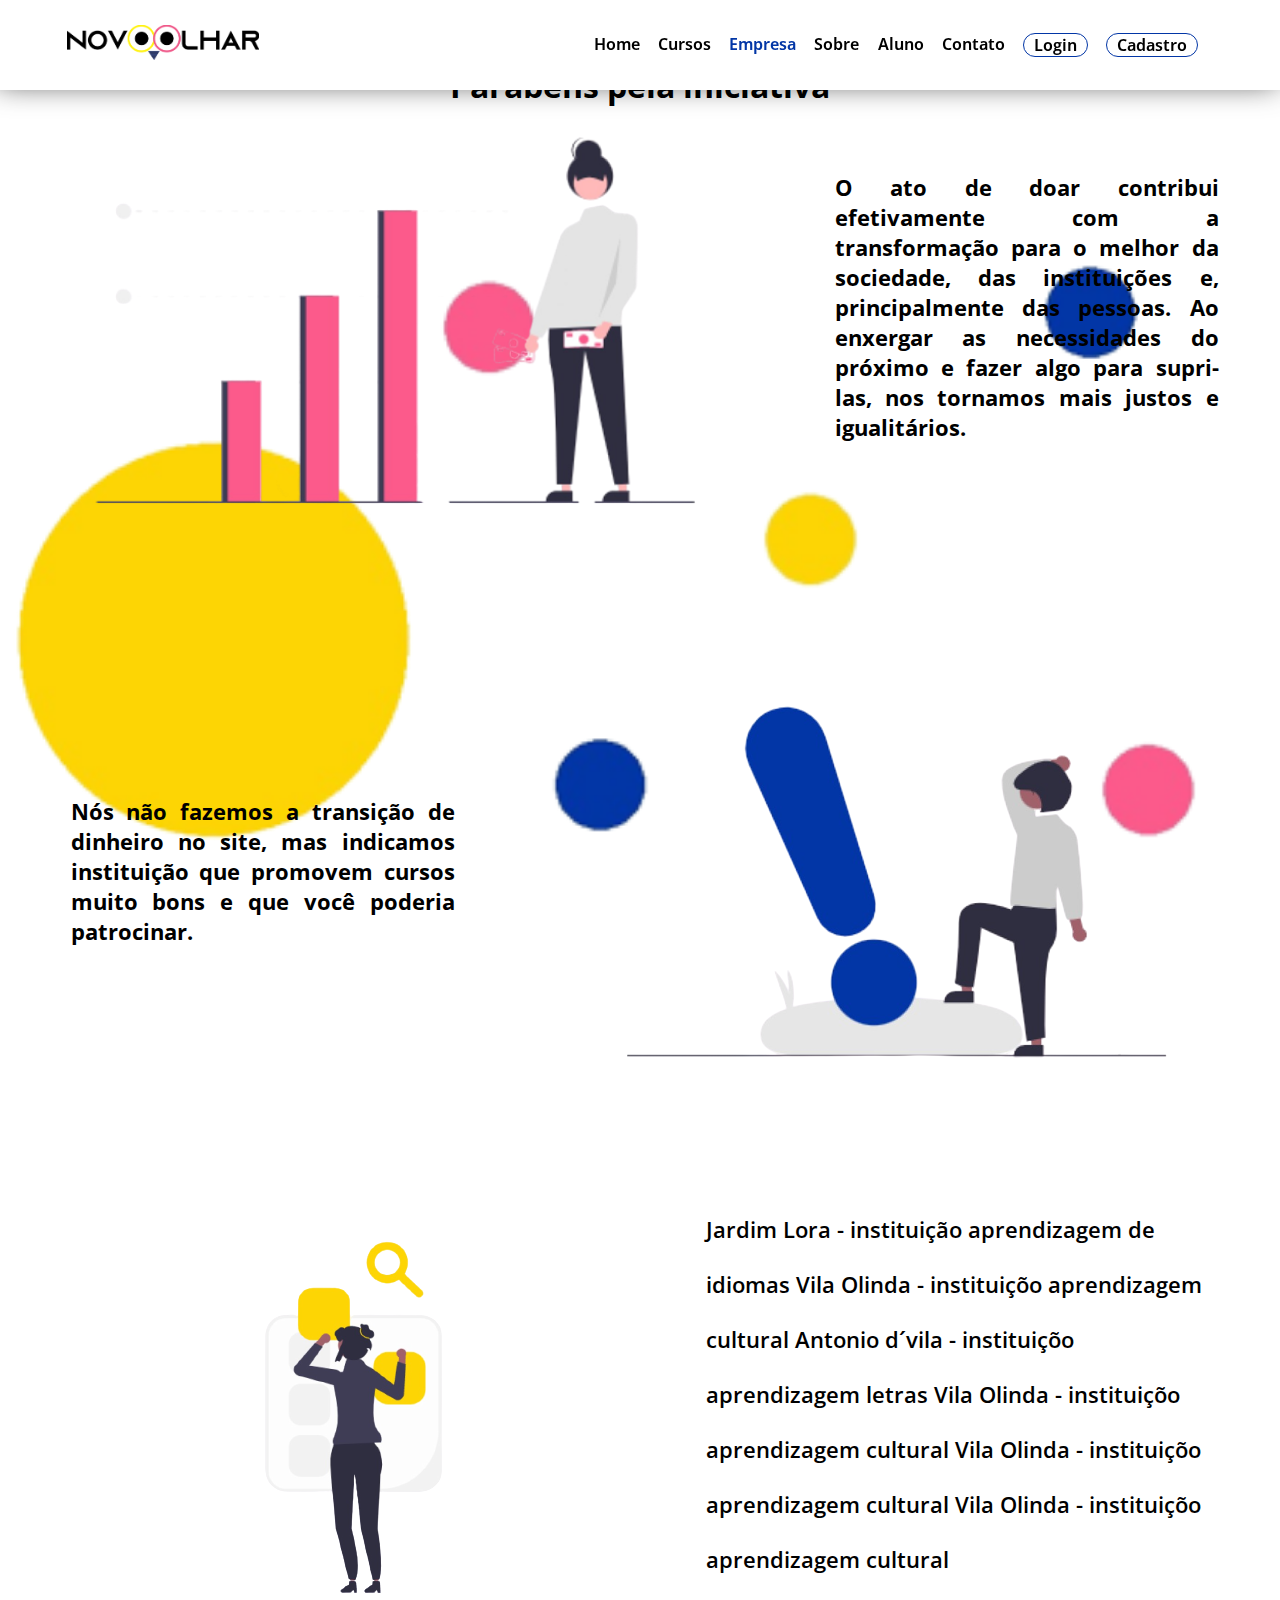
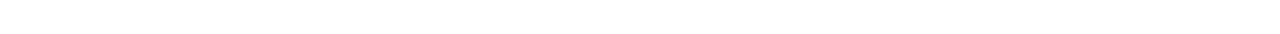
<file: apoiar.html>
<!DOCTYPE html>
<html lang="pt-br">

<head>
    <meta charset="UTF-8">
    <meta http-equiv="X-UA-Compatible" content="IE=edge">
    <meta name="viewport" content="width=device-width, initial-scale=1.0">
    <meta name="description" content="">
    <meta name="keywords" content="">
    <meta name="robots" content="index, follow">

    <link rel="stylesheet" href="css/apoiar.css">
    <title>Demoday - Apoiado</title>
</head>

<body>

    <section class="corpo">

        <header id="cabecalho">
            <a href="index.html"><img src="img/Logo.png" alt=""></a>
            <ul class="lista">
                <li><a href="index.html">Home</a></li>
                <li><a href="Demoday/cursos.html">Cursos</a></li>
                <li><a href="Demoday/empresa.html" id="selecionado">Empresa</a></li>
                <li><a href="Demoday/sobre.html">Sobre</a></li>
                <li><a href="perfil.html">Aluno</a></li>
                <li><a href="#">Contato</a></li>
                <li class="login"><a href="#">Login</a></li>
                <li class="login"><a href="#">Cadastro</a></li>
            </ul>
        </header>


        <h1>Parabéns pela iniciativa</h1>

        <div class="secao-1">
            <img src="img/graficos.png" alt="">
            <div class="texto">
                <p> O ato de doar contribui efetivamente com a transformação para o melhor da sociedade, das
                    instituições e, principalmente das pessoas. Ao enxergar as necessidades do próximo e fazer algo para
                    supri-las, nos tornamos mais justos e igualitários.</p>
            </div>
        </div>

        <div class="secao-2">
            <div class="texto">
                <p>Nós não fazemos a transição de dinheiro no site,
                    mas indicamos instituição que promovem cursos muito bons e que você poderia patrocinar.</p>
            </div>
            <img src="img/exclamacao.png" alt="">
        </div>

    </section>

        <div class="secao-3">
            <img src="img/busca.png" alt="">
            <div class="texto">
                <p>Jardim Lora - instituição  aprendizagem de  idiomas
                    Vila Olinda - instituiçõo aprendizagem cultural 
                    Antonio d´vila - instituiçõo aprendizagem letras 
                    Vila Olinda - instituiçõo aprendizagem cultural 
                    Vila Olinda - instituiçõo aprendizagem cultural 
                    Vila Olinda - instituiçõo aprendizagem cultural 
                    </p>
            </div>
        </div>

    

</body>

</html>
</file>
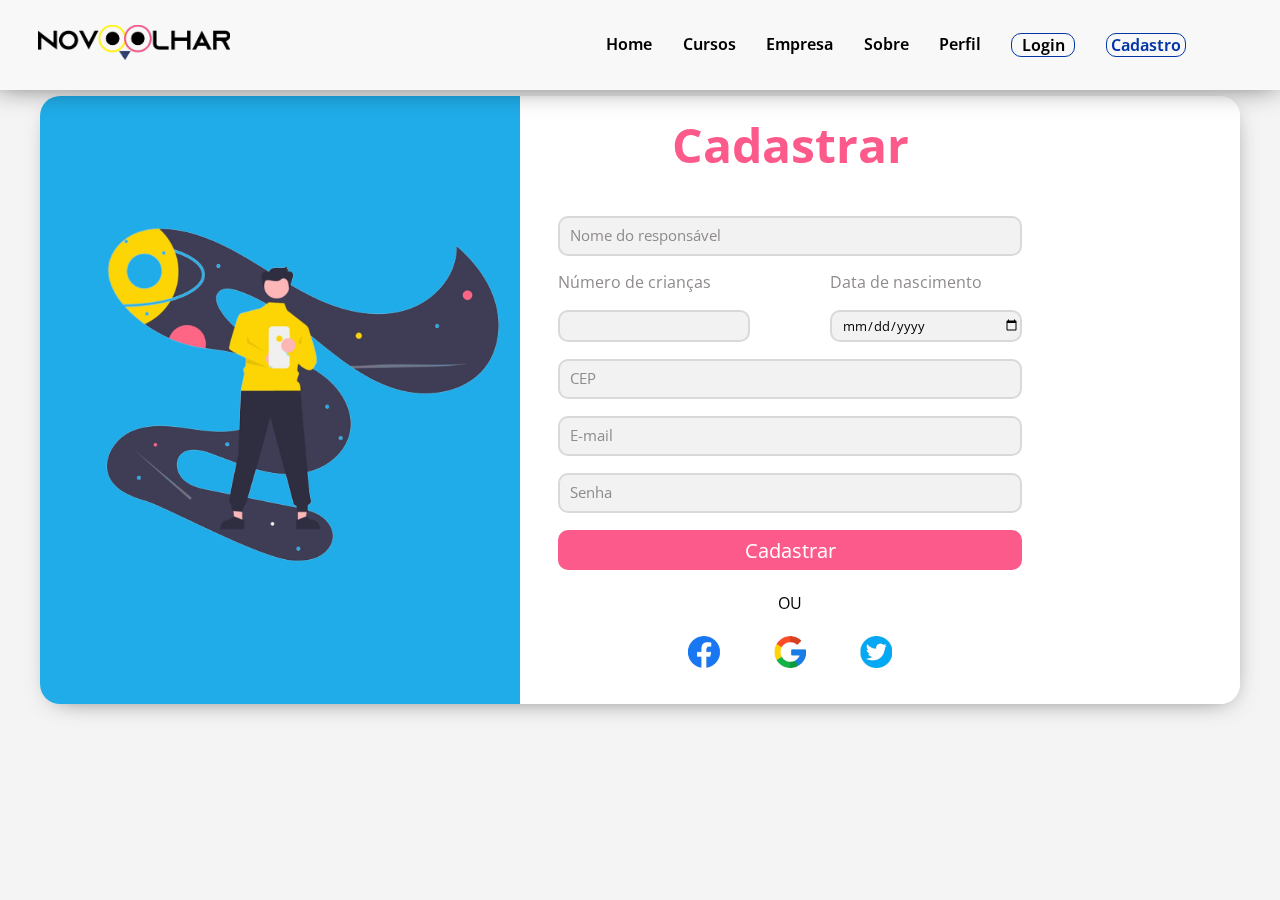
<file: Demoday/cadastrocrianca.html>
<!DOCTYPE html>
<html lang="pt-br">

<head>
    <meta charset="UTF-8">
    <meta http-equiv="X-UA-Compatible" content="IE=edge">
    <meta name="viewport" content="width=device-width, initial-scale=1.0">
    <link rel="stylesheet" href="css/cadastrocrianca.css">
    <title>Demoday</title>
</head>

<body>
    <section class="corpo">
        <header href="#" id="cabecalho">
            <a href="../index.htmlx"><img class="logotipo"
                    src="../img/Logo.png" alt=""></a>
            <ul class="lista">
                <li><a href="../index.html">Home</a></li>
                <li><a href="cursos.html">Cursos</a></li>
                <li><a href="empresa.html">Empresa</a></li>
                <li><a href="sobre.html">Sobre</a></li>
                <li><a href="../perfil.html">Perfil</a></li>
                <li class="login"><a href="login.html">Login</a></li>
                <li class="cadastro" ><a href="#"id="selecionado">Cadastro</a></li>
            </ul>
        </header>

    </section>

    <div class="entrada">
        <div class="cadastrocrianca">
            <h1>Cadastrar</h1>
            <br>
            <input type="text" placeholder="Nome do responsável">
            <div class="numeroenascimento">
                <div class="numero">
                    <p>Número de crianças</p>
                    <input type="number">
                </div>
                <div class="nascimento">
                    <p>Data de nascimento</p>
                    <input type="date">
                </div>
            </div>
            <input type="number" placeholder="CEP">
            <input type="email" placeholder="E-mail">
            <input type="number" placeholder="Senha">
            <button><a href="../home.html">Cadastrar</a></button>
            <br>
            <p>OU</p>
            <br>
            <div class="icones">
                <a href=""><img id="facebook" src="img/facebookicon-removebg-preview.png" alt=""></a>
                <a href=""><img src="img/googleicon-removebg-preview.png" alt=""></a>
                <a href=""><img id="twitter" src="img/twittericon-removebg-preview.png" alt=""></a>
            </div>
        </div>
        <img src="img/cadastro.png" alt="">
    </div>
</body>

</html>
</file>
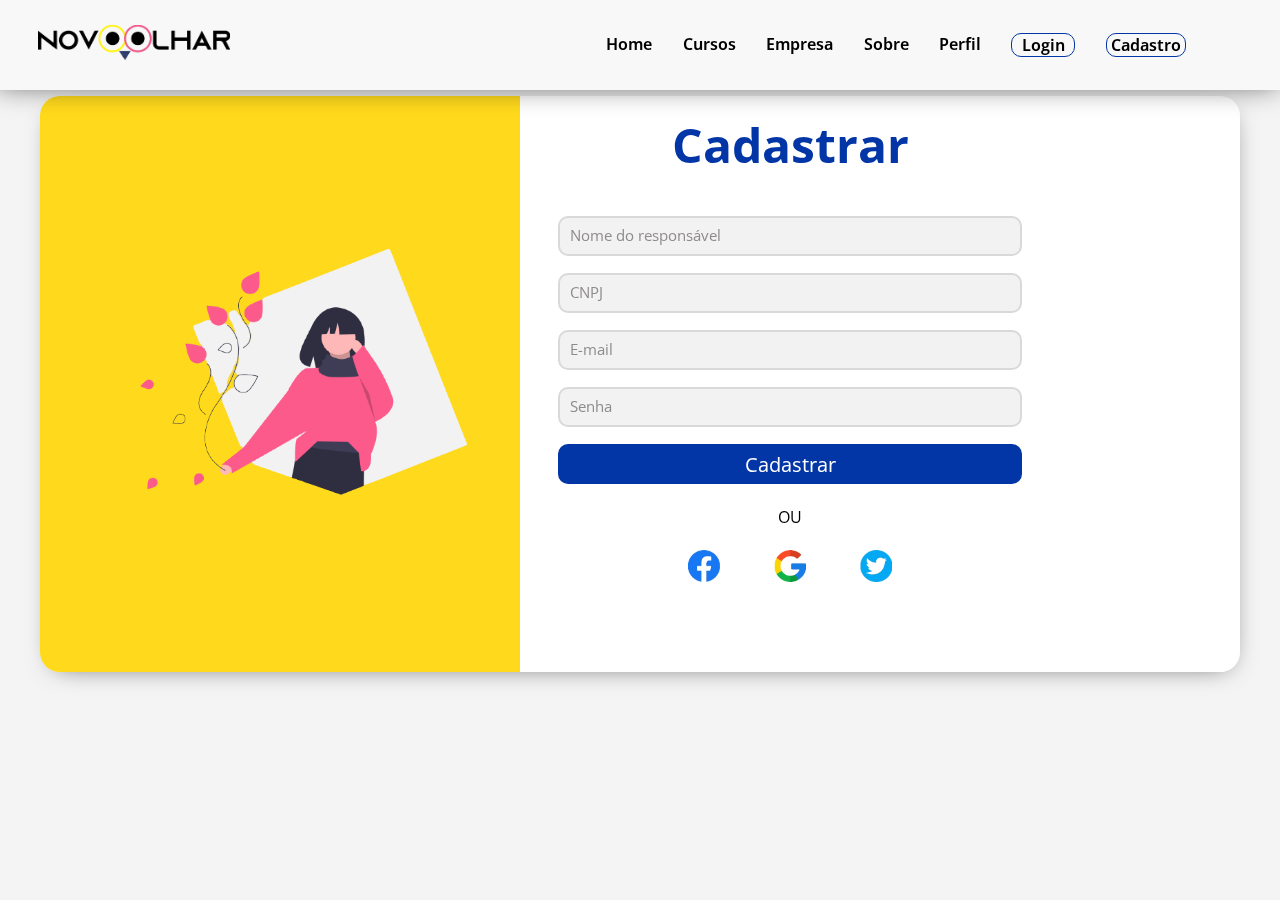
<file: Demoday/cadastroempresa.html>
<!DOCTYPE html>
<html lang="pt-br">
<head>
    <meta charset="UTF-8">
    <meta http-equiv="X-UA-Compatible" content="IE=edge">
    <meta name="viewport" content="width=device-width, initial-scale=1.0">
    <title>Document</title>
    <link rel="stylesheet" href="css/cadastroempresa.css">
</head>
<body>
    
    <section class="corpo">
        <header href="#" id="cabecalho">
            <a href="../index.html"><img class="logotipo" src="../img/Logo.png" alt=""></a>
            <ul class="lista">
                <li><a href="../index.html">Home</a></li>
                <li><a href="cursos.html">Cursos</a></li>
                <li><a href="empresa.html">Empresa</a></li>
                <li><a href="sobre.html">Sobre</a></li>
                <li><a href="../perfil.html">Perfil</a></li>
                <li class="login"><a href="login.html">Login</a></li>
                <li class="cadastro"><a href="cadastrocrianca.html">Cadastro</a></li>
            </ul>
        </header>

    </section> 

    <div class="entrada">            
        <div class="cadastrocrianca">
            <h1>Cadastrar</h1>
            <br>
            <input type="text" placeholder="Nome do responsável">
            
            <input type="number" placeholder="CNPJ">
            <input type="email" placeholder="E-mail">
            <input type="number" placeholder="Senha">
            <button><a href="../apoiar.html">Cadastrar</a></button>
            <br>
            <p>OU</p>
            <br>
            <div class="icones">
                <a href=""><img id="facebook" src="img/facebookicon-removebg-preview.png" alt=""></a>
                <a href=""><img src="img/googleicon-removebg-preview.png" alt=""></a>
                <a href=""><img id="twitter" src="img/twittericon-removebg-preview.png" alt=""></a>
            </div>
        </div>
        <img src="img/undraw_fall_thyk_1_-removebg-preview.png" alt="">
    </div>
</body>
</html>
</file>
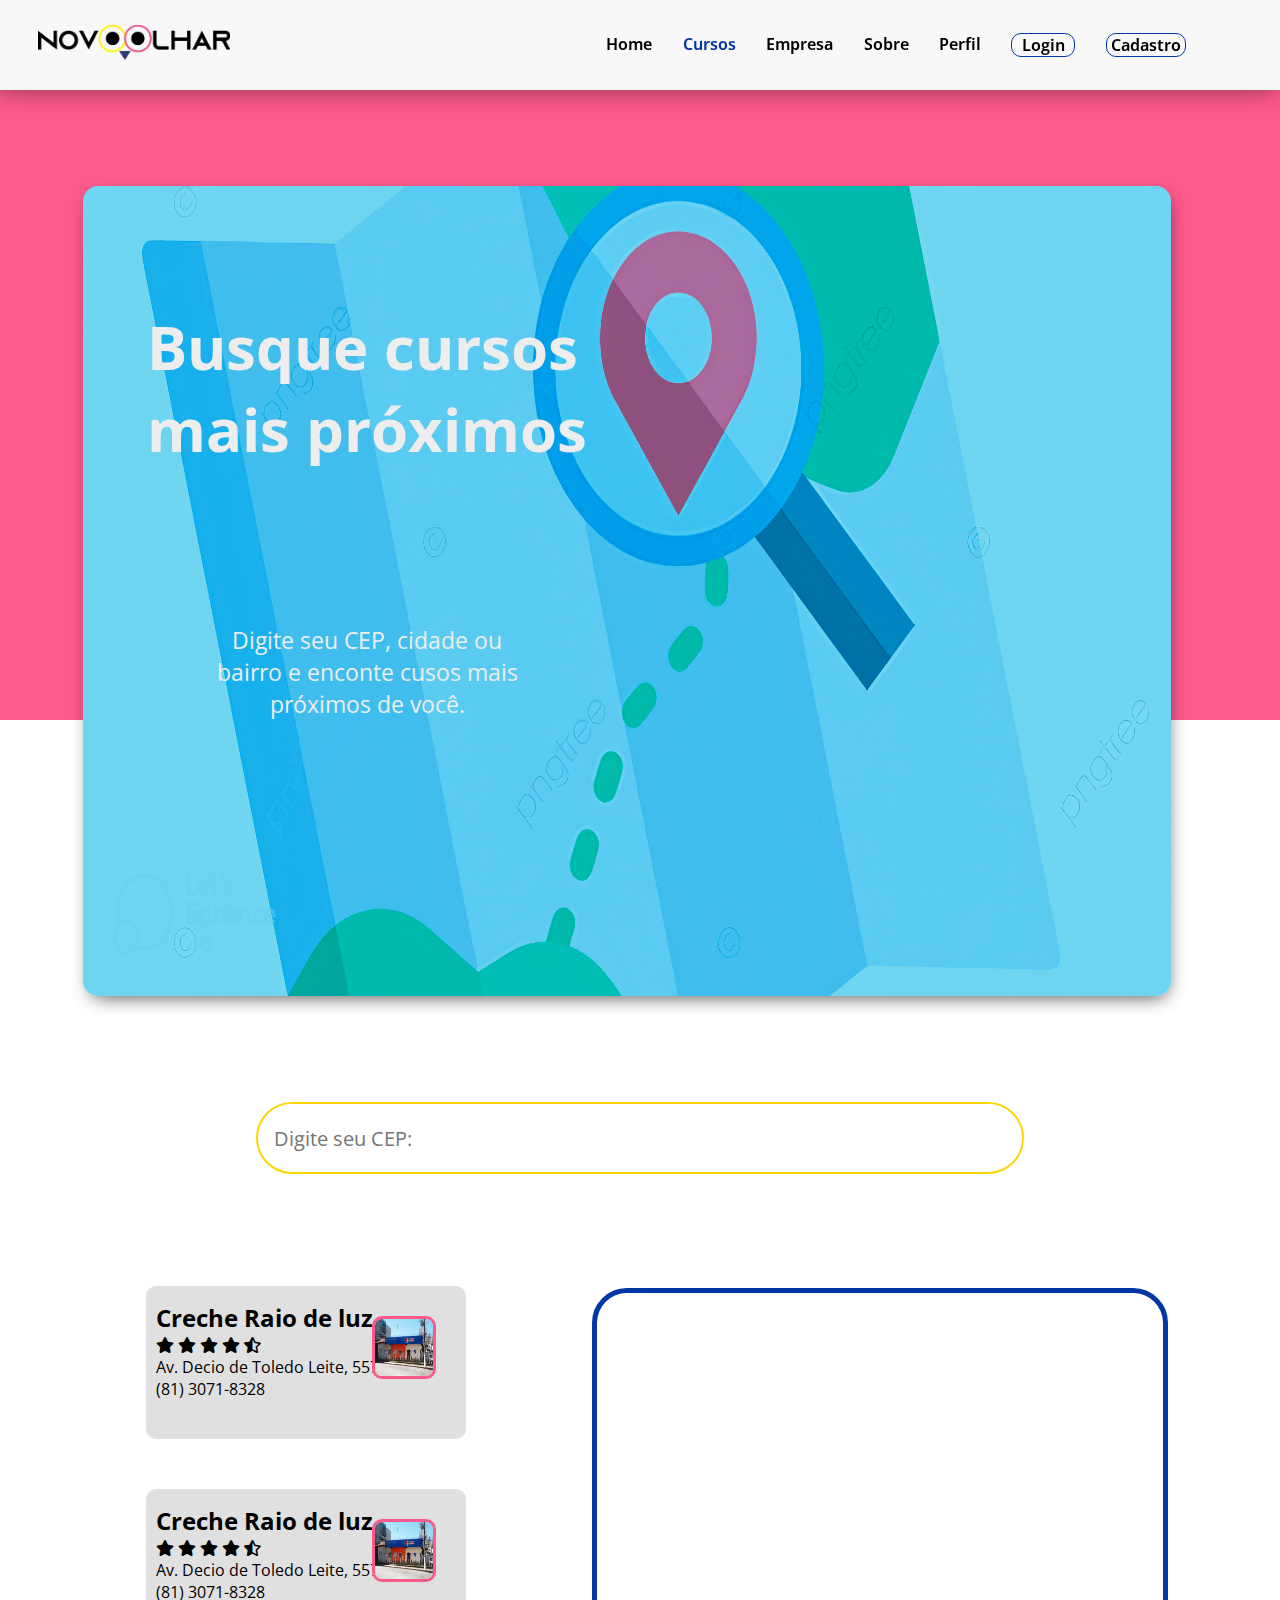
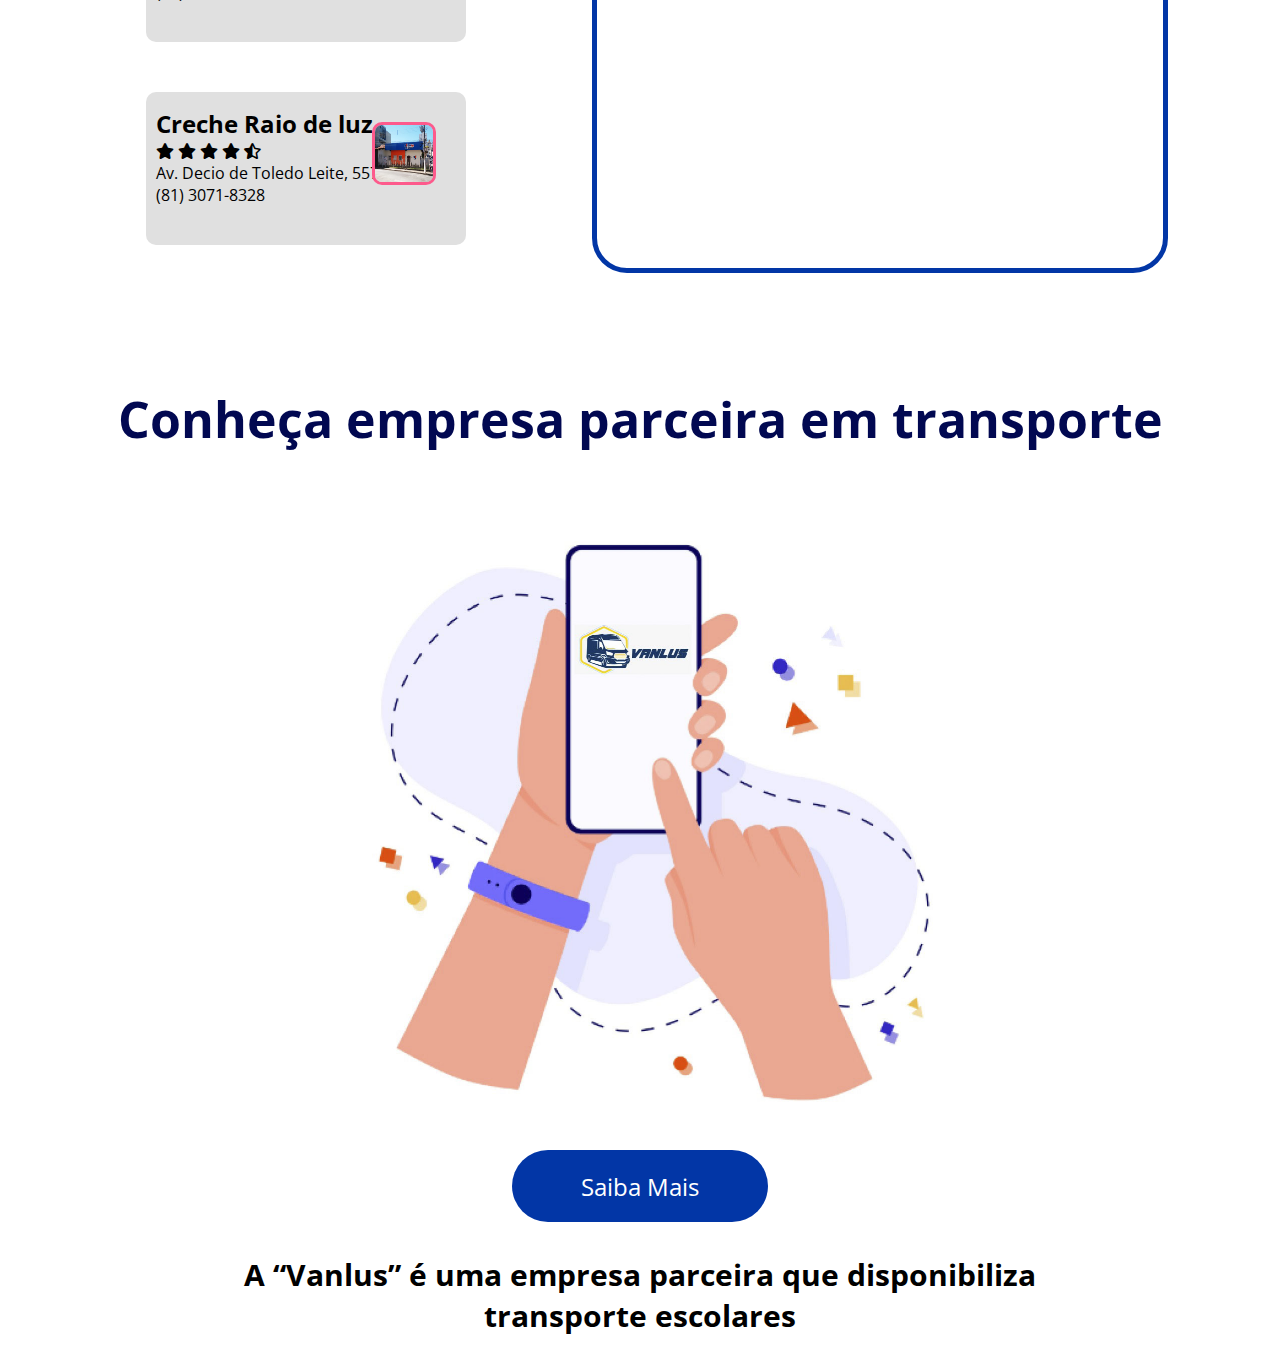
<file: Demoday/cursos.html>
<!DOCTYPE html>
<html lang="pt-br">
<head>
    <meta charset="UTF-8">
    <meta http-equiv="X-UA-Compatible" content="IE=edge">
    <meta name="viewport" content="width=device-width, initial-scale=1.0">
    <title>Demoday</title>
    <link rel="stylesheet" href="css/cursos.css">
    <link rel="stylesheet" href="https://use.fontawesome.com/releases/v5.15.1/css/all.css">
</head>
<body>
    <section class="corpo">
        <header href="#" id="cabecalho">
          <a href="../index.html"><img class="logotipo" src="../img/Logo.png" alt=""></a>
            <ul class="lista">
                <li><a href="../index.html">Home</a></li>
                <li><a href="#" id="selecionado">Cursos</a></li>
                <li><a href="empresa.html">Empresa</a></li>
                <li><a href="sobre.html">Sobre</a></li>
                <li><a href="../perfil.html">Perfil</a></li>
                <li class="login"><a href="login.html">Login</a></li>
                <li class="cadastro"><a href="cadastrocrianca.html">Cadastro</a></li>
            </ul>
        </header>
  
          <div class="container">
            <div class="palavras">
                <h2>Busque cursos <br> mais próximos</h2>
                <br>
                <br>
                <br>
                <br>
                <br>
                <br>
                <br>
                <p>Digite seu CEP, cidade ou <br> bairro e enconte cusos mais <br> próximos de você.</p>
             </div>
             <img src="img/mapaFundoDemo.png" alt="">
          </div> 
          
    </section>

    <section class="cepbase" >
        <div class="cep">
            <input type="number" placeholder="Digite seu CEP:">
        </div>
    </section>

    <div class="teste">
      <section class="mapa">
        <iframe src="https://www.google.com/maps/embed?pb=!1m18!1m12!1m3!1d7798.505442922905!2d-46.69828871994064!3d-23.678579193168364!2m3!1f0!2f0!3f0!3m2!1i1024!2i768!4f13.1!3m3!1m2!1s0x94ce5025c14682b5%3A0xb58843e38ccc3b46!2sShopping%20SP%20Market!5e0!3m2!1spt-BR!2sbr!4v1668552994341!5m2!1spt-BR!2sbr" wi width="350" FRAMEBORDER="0" height="285" scrolling="no" style="border: 5px solid #0236A6"></iframe>
    </section>

    <section class="areacomentarios">
      <div class="comentario"> 
        <div class="local">
            <h2>  Creche Raio de luz</h2>
            <p class="fas fa-star"></p>
            <p class="fas fa-star"></p>
            <p class="fas fa-star"></p>
            <p class="fas fa-star"></p>
            <p class="fas fa-star-half-alt"></p>
            <p>Av. Decio de Toledo Leite, 557</p>
            <p>(81) 3071-8328</p>
        </div>   
        <img src="img/ctrlplay.jpg" alt="">
      </div>   

      <div id="margem" class="comentario"> 
        <div class="local">
            <h2>  Creche Raio de luz</h2>
            <p class="fas fa-star"></p>
            <p class="fas fa-star"></p>
            <p class="fas fa-star"></p>
            <p class="fas fa-star"></p>
            <p class="fas fa-star-half-alt"></p>
            <p>Av. Decio de Toledo Leite, 557</p>
            <p>(81) 3071-8328</p>
        </div>   
        <img src="img/ctrlplay.jpg" alt="">
      </div>

      <div id="margem" class="comentario"> 
        <div class="local">
            <h2>  Creche Raio de luz</h2>
            <p class="fas fa-star"></p>
            <p class="fas fa-star"></p>
            <p class="fas fa-star"></p>
            <p class="fas fa-star"></p>
            <p class="fas fa-star-half-alt"></p>
            <p>Av. Decio de Toledo Leite, 557</p>
            <p>(81) 3071-8328</p>
        </div>   
        <img src="img/ctrlplay.jpg" alt="">
      </div>

      <div id="margem" class="comentario"> 
        <div class="local">
            <h2>  Creche Raio de luz</h2>
            <p class="fas fa-star"></p>
            <p class="fas fa-star"></p>
            <p class="fas fa-star"></p>
            <p class="fas fa-star"></p>
            <p class="fas fa-star-half-alt"></p>
            <p>Av. Decio de Toledo Leite, 557</p>
            <p>(81) 3071-8328</p>
        </div>  
         
        <img src="img/ctrlplay.jpg" alt="">
      </div>

      <div id="margem" class="comentario"> 
        <div class="local">
            <h2>  Creche Raio de luz</h2>
            <p class="fas fa-star"></p>
            <p class="fas fa-star"></p>
            <p class="fas fa-star"></p>
            <p class="fas fa-star"></p>
            <p class="fas fa-star-half-alt"></p>
            <p>Av. Decio de Toledo Leite, 557</p>
            <p>(81) 3071-8328</p>
        </div>   
        <img src="img/ctrlplay.jpg" alt="">
      </div>

      <div id="margem" class="comentario"> 
        <div class="local">
            <h2>  Creche Raio de luz</h2>
            <p class="fas fa-star"></p>
            <p class="fas fa-star"></p>
            <p class="fas fa-star"></p>
            <p class="fas fa-star"></p>
            <p class="fas fa-star-half-alt"></p>
            <p>Av. Decio de Toledo Leite, 557</p>
            <p>(81) 3071-8328</p>
        </div>   
        <img src="img/ctrlplay.jpg" alt="">
      </div>

      <div id="margem" class="comentario"> 
        <div class="local">
            <h2>  Creche Raio de luz</h2>
            <p class="fas fa-star"></p>
            <p class="fas fa-star"></p>
            <p class="fas fa-star"></p>
            <p class="fas fa-star"></p>
            <p class="fas fa-star-half-alt"></p>
            <p>Av. Decio de Toledo Leite, 557</p>
            <p>(81) 3071-8328</p>
        </div>   
        <img src="img/ctrlplay.jpg" alt="">
      </div>

      <div id="margem" class="comentario"> 
        <div class="local">
            <h2>Creche Raio de luz</h2>
            <p class="fas fa-star"></p>
            <p class="fas fa-star"></p>
            <p class="fas fa-star"></p>
            <p class="fas fa-star"></p>
            <p class="fas fa-star-half-alt"></p>
            <p>Av. Decio de Toledo Leite, 557</p>
            <p>(81) 3071-8328</p>
        </div>   
        <img src="img/ctrlplay.jpg" alt="">
      </div>
    </section>
    </div>

   

    <section class="parceria">

        <h2>Conheça empresa parceira em transporte </h2>

        <div class="centroindex">
          <img src="img/sessaoparceria.jpeg" alt="">
        
        
        <button>Saiba Mais</button>
        
        <p>A “Vanlus” é uma empresa parceira que disponibiliza <br> transporte escolares </p>
        </div>

    </section>

    

    


</body>
</html>
</file>
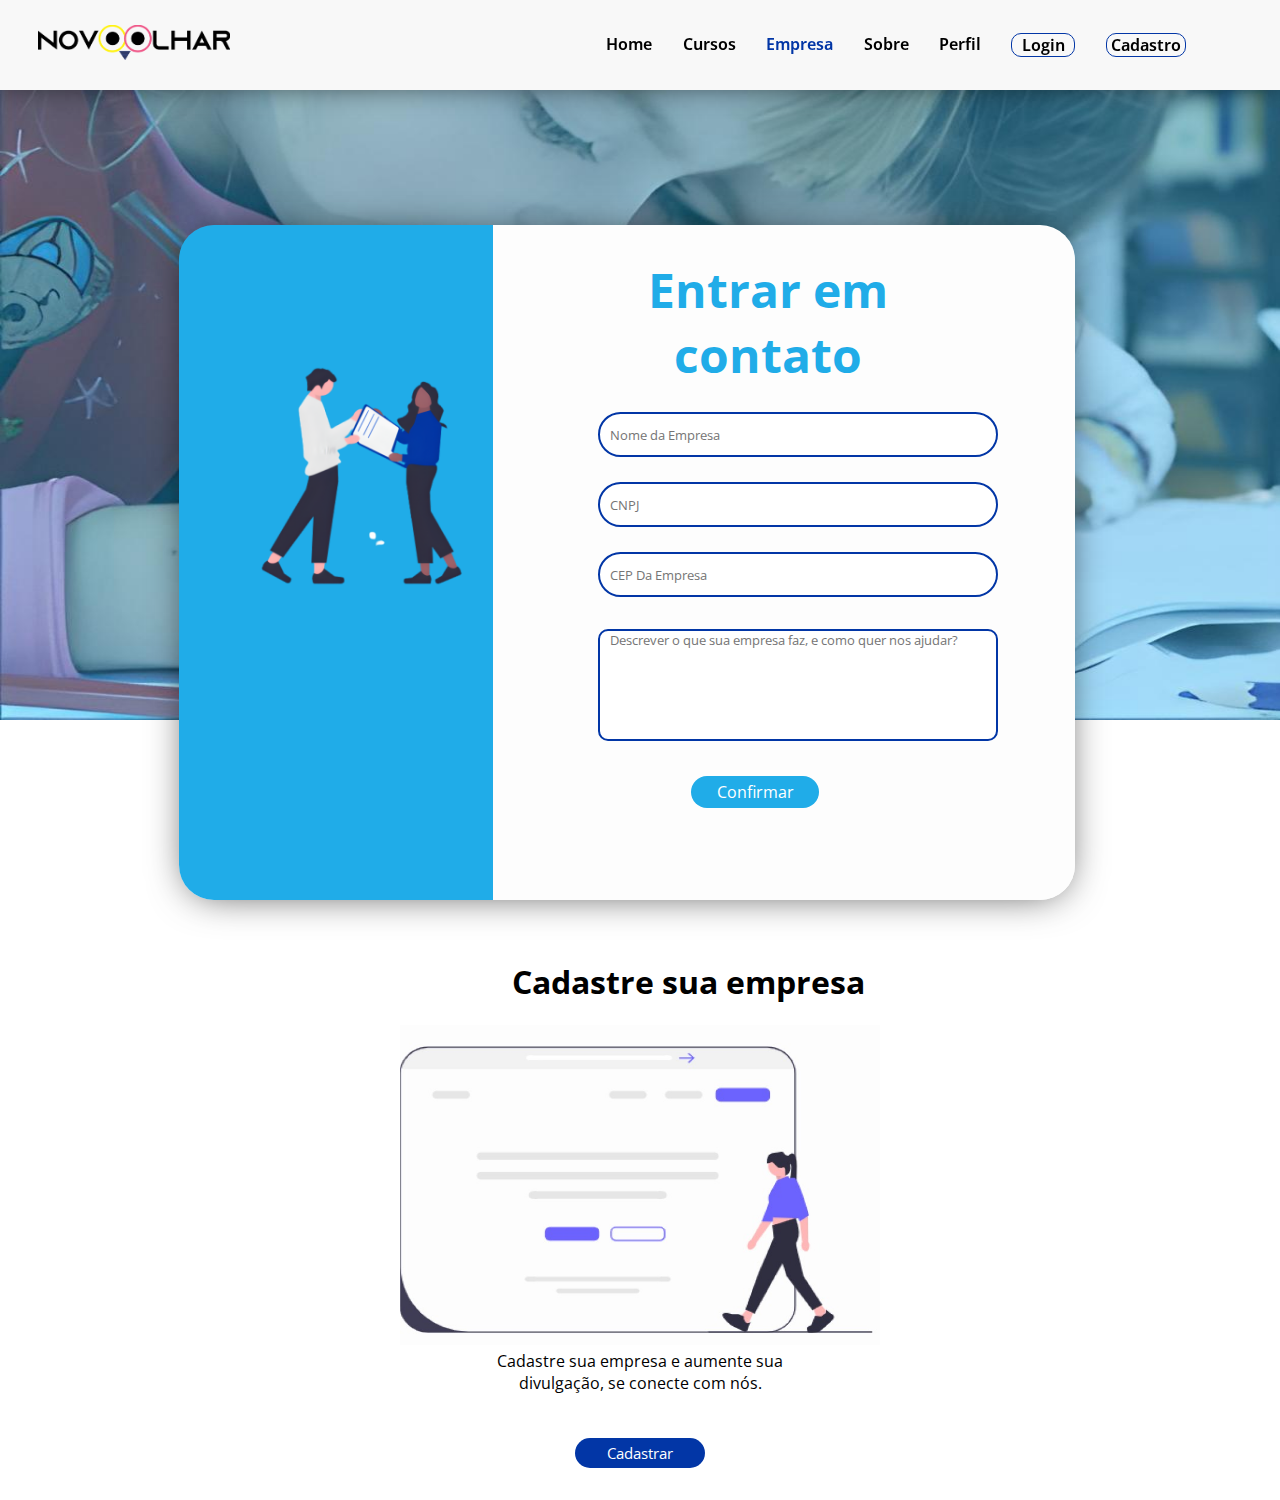
<file: Demoday/empresa.html>
<!DOCTYPE html>
<html lang="pt-br">
<head>
    <meta charset="UTF-8">
    <meta http-equiv="X-UA-Compatible" content="IE=edge">
    <meta name="viewport" content="width=device-width, initial-scale=1.0">
    <title>Demoday</title>
    <link rel="stylesheet" href="css/empresa.css">
    <link rel="stylesheet" href="https://use.fontawesome.com/releases/v5.15.1/css/all.css">
</head>
<body>
    <section class="corpo">
        <img class="imagem" src="img/zyro-image (1).png" alt="">
        <header href="#" id="cabecalho">
            <a href="../index.html"><img class="logotipo" src="../img/Logo.png" alt=""></a>
            <ul class="lista">
                <li><a href="../index.html">Home</a></li>
                <li><a href="cursos.html">Cursos</a></li>
                <li><a href="#" id="selecionado">Empresa</a></li>
                <li><a href="sobre.html">Sobre</a></li>
                <li><a href="../perfil.html">Perfil</a></li> 
                <li class="login"><a href="login.html">Login</a></li>
                <li class="cadastro"><a href="cadastrocrianca.html">Cadastro</a></li>
            </ul>
        </header>

    </section> 
    
    <div class="cadastroempresa">
        <img src="img/cadatroimagens.png" alt="">
        <div class="areacadastro">
            <p>Entrar em contato</p>
            <input type="text" placeholder="Nome da Empresa">
            <input type="number" placeholder="CNPJ">
            <input type="text" placeholder="CEP Da Empresa">
            <textarea style="resize: none" name="" placeholder="Descrever o que sua empresa faz, e como quer nos ajudar?" id="" cols="30" rows="10"></textarea>
            <button><a href="../home.html">Confirmar</a></button>
        </div>
        </div>

    <div class="complexo">
        <!-- <div class="finalparte">
            <h1>Financeiramente</h1>
            <br>
            <img src="img/financeiramente.jpeg" alt="">
            <p>A sua empresa pode apoiar financeiramente doando <br> para cursos pagando a mensalidade do estudante, <br> tornando para ele o curso 100% gratuito.</p>
            <br>
            <button>Saiba Mais</button>
        </div> -->

        <div class="finalparte">
            <h1>Cadastre sua empresa</h1>
            <br>
            <img class="combine" src="img/cadastroempresa.jpeg" alt="">
            <p>Cadastre sua empresa e aumente sua <br> divulgação, se conecte com nós.</p>
            <br>
            <br>
            <button><a href="cadastroempresa.html">Cadastrar</a></button>
        </div>
    </div>
    
</body>
</html>
</file>
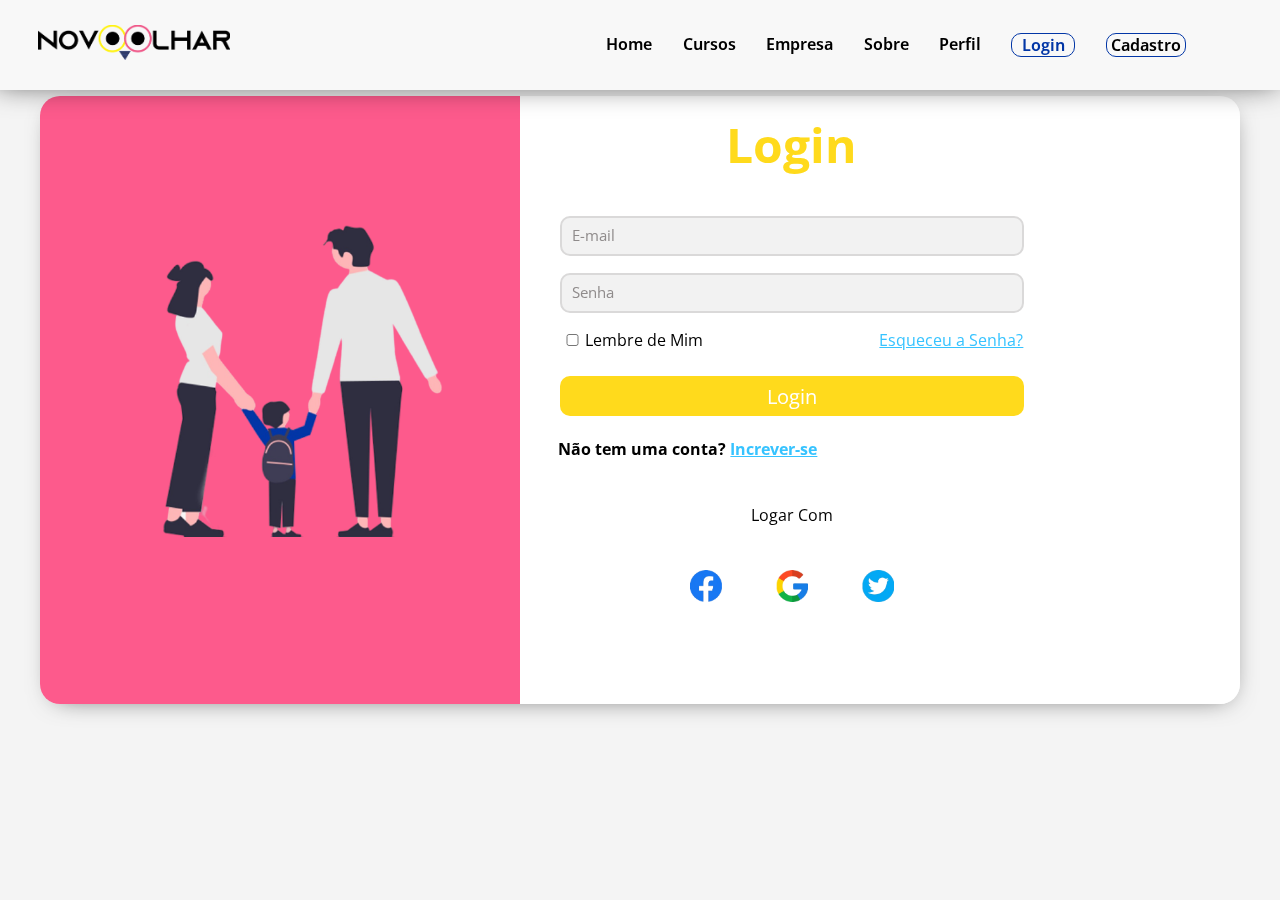
<file: Demoday/login.html>
<!DOCTYPE html>
<html lang="pt-br">
<head>
    <meta charset="UTF-8">
    <meta http-equiv="X-UA-Compatible" content="IE=edge">
    <meta name="viewport" content="width=device-width, initial-scale=1.0">
    <link rel="stylesheet" href="css/login.css">
    <title>Demoday</title>
</head>
<body>
    <section class="corpo">
        <header href="#" id="cabecalho">
            <a href="../index.html"><img class="logotipo" src="../img/Logo.png" alt=""></a>
            <ul class="lista">
                <li><a href="../index.html">Home</a></li>
                <li><a href="cursos.html">Cursos</a></li>
                <li><a href="empresa.html">Empresa</a></li>
                <li><a href="sobre.html">Sobre</a></li>
                <li><a href="../perfil.html">Perfil</a></li>
                <li class="login"><a href="login.html" id="selecionado">Login</a></li>
                <li class="cadastro"><a href="cadastrocrianca.html">Cadastro</a></li>
            </ul>
        </header>

    </section> 

    <div class="entrada">            
        <div class="cadastrocrianca">
            <h1>Login</h1>
            <br>
            <input id="caixa" type="email" placeholder="E-mail">
            <input id="caixa" type="password" placeholder="Senha">
            <div class="check">
                <div class="numero">
                    <p><input type="checkbox">Lembre de Mim</p>
                </div>
                <div class="esqueceu">
                    <a href="">Esqueceu a Senha?</a>
                </div>
            </div>
            <button><a href="../home.html">Login</a></button>
            <br>
            <div class="inscrever">
                <h4>Não tem uma conta? <a href="cadastrocrianca.html">Increver-se</a></h4>
            </div>
            <br>
            <br>
            <p>Logar Com</p>
            <br>
            <br>
            <div class="icones">
                <a href=""><img id="facebook" src="img/facebookicon-removebg-preview.png" alt=""></a>
                <a href=""><img src="img/googleicon-removebg-preview.png" alt=""></a>
                <a href=""><img id="twitter" src="img/twittericon-removebg-preview.png" alt=""></a>
            </div>
        </div>
        <img src="img/loginpagina.png" alt="">
    </div>
</body>
</html>
</file>
<file: css/apoiar.css>
@import url('https://fonts.googleapis.com/css2?family=Open+Sans:wght@400;500;600;700;800&display=swap');

* {
    margin: 0;
    padding: 0;
    box-sizing: border-box;
    font-family: 'Open Sans', sans-serif;
}

:root{
    --azul: #0236A6;
    --ciano: #20ACE8;
    --roxo: #B415F5;
    --rosa: #FD5A8C;
    --amarelo: #FED504;
    --subtitulo: #010851;
}

.corpo{
    width: 100%;
    background: url(../img/fundo-cursos.png) repeat-y;
    background-size: cover;
}

#cabecalho img{
    width:12rem;
    margin-left: 35%;
}

::-webkit-scrollbar{
    background-color: rgb(200, 200, 200);
}

::-webkit-scrollbar-thumb{
    background-color: #0236a6;
}

#cabecalho {
    display: flex;
    align-items: center;
    justify-content: space-between;
    height: 10%;
    width: 100%;
    position: fixed;
    z-index: 1000;
    background: #fff;
    -webkit-box-shadow: -3px -7px 30px 0px rgba(0,0,0,0.75);
    -moz-box-shadow: -3px -7px 30px 0px rgba(0,0,0,0.75);
    box-shadow: -3px -7px 30px 0px rgba(0,0,0,0.75);
}


#cabecalho .lista {
    display: flex;
    list-style-type: none;
    width: 50%;
    justify-content: space-evenly;
    margin-right: 5%;
}

#cabecalho .lista a {
    text-decoration: none;
    color: #000;
    transition: all 0.3s ease;
    font-weight: 650;
    transition: .2s ease-in-out;
}

#cabecalho .lista #selecionado {
    color: var(--azul);
}

#cabecalho .lista a:hover {
    color: var(--azul);
}

#cabecalho .lista .login{
    border: 1px solid var(--azul);
    padding: 0 10px;
    border-radius: 50px;
}



.corpo h1{
    text-align: center;
    padding-top: 5%;
}

.corpo .secao-1{
    width: 100%;
    height: 25rem;
    display: flex;
    align-items: center;
    justify-content: space-around;
}

.corpo .secao-1 img{
    height: 100%;
}

.corpo .secao-1 .texto{
    width: 30%;
    height: 100%;
    font-weight: bold;
    display: flex;
    align-items: center;
    font-size: 22px;
    text-align: justify;
}

.corpo .secao-2{
    margin-top: 10rem;
    display: flex;
    align-items: center;
    justify-content: space-around;
}

.corpo .secao-2 .texto{
    width: 30%;
    font-weight: bold;
    font-size: 22px;
    text-align: justify;
    
}

.secao-3{
    margin-top: 5rem;
    display: flex;
    justify-content: space-around;
    align-items: center;
}

.secao-3 .texto{
    width: 40%;
    line-height: 2.5;
    font-size: 22px;
    font-weight: 600;
}
</file>
<file: Demoday/css/cadastrocrianca.css>
@import url('https://fonts.googleapis.com/css2?family=Open+Sans:wght@400;500;600;700;800&display=swap');
*{
    margin: 0;
    padding: 0;
    box-sizing: border-box;
    font-family: 'Open Sans', sans-serif;
}

:root{
    --azul: #0236A6;
    --ciano: #20ACE8;
    --roxo: #B415F5;
    --rosa: #FD5A8C;
    --amarelo: #FED504;
    --subtitulo: #010851;
}

html{
    background: #F4F4F4;
}

.corpo .imagem{
    width: 100rem;
}

.login{
    border: 1.5px solid var(--azul);
    border-radius: 10px;
    width: 4rem;
    text-align: center;
}

.cadastro{
    border: 1.5px solid var(--azul);
    border-radius: 10px;
    width: 5rem;
    text-align: center;
}

.corpo #cabecalho h1{
    margin-left: 30px;
}

#cabecalho{
    display: flex;
    align-items: center;
    justify-content: space-between;
    height: 10%;
    width: 100%;
    background-color: #F8F8F8;
    position: fixed;
    top: 0;
    -webkit-box-shadow: -3px -7px 30px 0px rgba(0,0,0,0.75);
-moz-box-shadow: -3px -7px 30px 0px rgba(0,0,0,0.75);
box-shadow: -3px -7px 30px 0px rgba(0,0,0,0.75);
}

#cabecalho .lista{
    display: flex;
    list-style-type: none;
    width: 50%;
    justify-content: space-evenly;
    margin-right: 5%;
}

#cabecalho .lista a{
    text-decoration: none;
    color: black;
    transition: all 0.3s ease;
    font-weight: 650;
}

#cabecalho .lista #selecionado{
    color: #0236A6;
}

#cabecalho .lista a:hover{
    color: #0236A6;
}

.logotipo{
    width: 12rem;
    margin-left: 20%;
}

::-webkit-scrollbar{
    background-color: rgb(200, 200, 200);
}

::-webkit-scrollbar-thumb{
    background-color: #0236a6;
}

.entrada{
    width: 75rem;
    height: 38rem;
    background-color: #0236A6;
    margin: 0 auto;
    border-radius: 20px;
    margin-top: 6rem;
    background: linear-gradient(to left, #FFFFFF 60%, #20ACE8 40%);
    -webkit-box-shadow: 2px 6px 27px -14px rgba(0,0,0,0.75);
-moz-box-shadow: 2px 6px 27px -14px rgba(0,0,0,0.75);
box-shadow: 2px 6px 27px -14px rgba(0,0,0,0.75);
}

.entrada img{
    width: 25rem;
    margin-top: 8rem;
    margin-left: 4rem;
}

.cadastrocrianca{
    display: flex;
    flex-direction: column;
    justify-content: center;
    align-items: center;
    margin-left: 40.5%;
    margin-top: 1rem;
    position: absolute;
}

.cadastrocrianca h1{
    font-size: 3rem;
    color: #FD5A8C;
}

.cadastrocrianca input{
    width: 29rem;
    height: 2.5rem;
    background: #F2F2F2;
    border: 2px solid #DAD9D9;
    outline: none;
    border-radius: 10px;
    padding-left: 10px;
    margin-top: 17px;
}

.cadastrocrianca input::placeholder{
    color: #8F8B8B;
    font-size: 15px;
}

.cadastrocrianca button{
    width: 29rem;
    height: 2.5rem;
    border-radius: 10px;
    border: none;
    margin-top: 17px;
    font-size: 20px;
    color: #fdfdfd;
    background: #FD5A8C;
    display: flex;
    align-items: center;
    justify-content: center;
    transition: all 0.5s ease;
}

.cadastrocrianca button a{
    color: #fff;
    text-decoration: none;
}

.cadastrocrianca button:hover{
    background: #20ACE8;
    transition: all 0.5s ease;
}

.numeroenascimento{
    display: flex;
    margin-top: 15px;
}

.numero input{
    margin-right: 5rem;
}

.numeroenascimento input{
    width: 12rem;
    height: 2rem;
    background: #F2F2F2;
    border: 2px solid #DAD9D9;
    outline: none;
    border-radius: 10px;
    padding-left: 10px;
}

.numeroenascimento p{
    color: #8F8B8B;
}

.icones{
	display: inline-block;
}

.icones img{
    margin-top: 10px;
    width: 32px;
    margin: 0 auto;
}

.icones #facebook{
    margin-right: 50px;
}

.icones #twitter{
    margin-left: 50px;
}
</file>
<file: Demoday/css/cadastroempresa.css>
@import url('https://fonts.googleapis.com/css2?family=Open+Sans:wght@400;500;600;700;800&display=swap');
*{
    margin: 0;
    padding: 0;
    box-sizing: border-box;
    font-family: 'Open Sans', sans-serif;
}

:root{
    --azul: #0236A6;
    --ciano: #20ACE8;
    --roxo: #B415F5;
    --rosa: #FD5A8C;
    --amarelo: #FED504;
    --subtitulo: #010851;
}

html{
    background: #F4F4F4;
}

.corpo .imagem{
    width: 100rem;
}

.login{
    border: 1.5px solid var(--azul);
    border-radius: 10px;
    width: 4rem;
    text-align: center;
}

.cadastro{
    border: 1.5px solid var(--azul);
    border-radius: 10px;
    width: 5rem;
    text-align: center;
}

.corpo #cabecalho h1{
    margin-left: 30px;
}

#cabecalho{
    display: flex;
    align-items: center;
    justify-content: space-between;
    height: 10%;
    width: 100%;
    background-color: #F8F8F8;
    position: fixed;
    top: 0;
    -webkit-box-shadow: -3px -7px 30px 0px rgba(0,0,0,0.75);
-moz-box-shadow: -3px -7px 30px 0px rgba(0,0,0,0.75);
box-shadow: -3px -7px 30px 0px rgba(0,0,0,0.75);
}

#cabecalho .lista{
    display: flex;
    list-style-type: none;
    width: 50%;
    justify-content: space-evenly;
    margin-right: 5%;
}

#cabecalho .lista a{
    text-decoration: none;
    color: black;
    transition: all 0.3s ease;
    font-weight: 650;
}

#cabecalho .lista #selecionado{
    color: #0236A6;
}

#cabecalho .lista a:hover{
    color: #0236A6;
}

.logotipo{
    width: 12rem;
    margin-left: 20%;
}

::-webkit-scrollbar{
    background-color: rgb(200, 200, 200);
}

::-webkit-scrollbar-thumb{
    background-color: #0236a6;
}

.entrada{
    width: 75rem;
    height: 36rem;
    background-color: #0236A6;
    margin: 0 auto;
    border-radius: 20px;
    margin-top: 6rem;
    background: linear-gradient(to left, #FFFFFF 60%, #FFDA1C 40%);
    -webkit-box-shadow: 2px 6px 27px -14px rgba(0,0,0,0.75);
-moz-box-shadow: 2px 6px 27px -14px rgba(0,0,0,0.75);
box-shadow: 2px 6px 27px -14px rgba(0,0,0,0.75);
}

.entrada img{
    width: 25rem;
    margin-top: 8rem;
    margin-left: 4rem;
}

.cadastrocrianca{
    display: flex;
    flex-direction: column;
    justify-content: center;
    align-items: center;
    margin-left: 40.5%;
    margin-top: 1rem;
    position: absolute;
}

.cadastrocrianca h1{
    font-size: 3rem;
    color: #0236A6;
}

.cadastrocrianca input{
    width: 29rem;
    height: 2.5rem;
    background: #F2F2F2;
    border: 2px solid #DAD9D9;
    outline: none;
    border-radius: 10px;
    padding-left: 10px;
    margin-top: 17px;
}

.cadastrocrianca input::placeholder{
    color: #8F8B8B;
    font-size: 15px;
}

.cadastrocrianca button{
    width: 29rem;
    height: 2.5rem;
    border-radius: 10px;
    border: none;
    margin-top: 17px;
    font-size: 20px;
    color: #fdfdfd;
    background: #0236A6;
    display: flex;
    align-items: center;
    justify-content: center;
    transition: all 0.5s ease;
}

.cadastrocrianca button a{
    color: #fff;
    text-decoration: none;
}

.cadastrocrianca button:hover{
    background: #FFDA1C;
    transition: all 0.5s ease;
}

.numeroenascimento{
    display: flex;
    margin-top: 15px;
}

.numero input{
    margin-right: 5rem;
}

.numeroenascimento input{
    width: 12rem;
    height: 2rem;
    background: #F2F2F2;
    border: 2px solid #DAD9D9;
    outline: none;
    border-radius: 10px;
    padding-left: 10px;
}

.numeroenascimento p{
    color: #8F8B8B;
}

.icones{
	display: inline-block;
}

.icones img{
    margin-top: 10px;
    width: 32px;
    margin: 0 auto;
}

.icones #facebook{
    margin-right: 50px;
}

.icones #twitter{
    margin-left: 50px;
}

#check{
    border: none;
    width: 10px;
}

.juncao{
    display: inline-block;
}
</file>
<file: Demoday/css/cursos.css>
@import url('https://fonts.googleapis.com/css2?family=Open+Sans:wght@400;500;600;700;800&display=swap');

*{
    margin: 0;
    padding: 0;
    box-sizing: border-box;
    font-family: 'Open Sans', sans-serif;
}

:root{
    --azul: #0236A6;
    --ciano: #20ACE8;
    --roxo: #B415F5;
    --rosa: #FD5A8C;
    --amarelo: #FED504;
    --subtitulo: #010851;
}

.login{
    border: 1.5px solid var(--azul);
    border-radius: 10px;
    width: 4rem;
    text-align: center;
}

.cadastro{
    border: 1.5px solid var(--azul);
    border-radius: 10px;
    width: 5rem;
    text-align: center;
}

.corpo{
    display: flex;
    background: #FD5A8C;
    height: 80vh;
    position: relative;
}

.corpo #cabecalho h1{
    margin-left: 30px;
}

#cabecalho{
    display: flex;
    align-items: center;
    justify-content: space-between;
    height: 10%;
    width: 100%;
    background-color: #F8F8F8;
    position: fixed;
    z-index: 1000;
    -webkit-box-shadow: -3px -7px 30px 0px rgba(0,0,0,0.75);
-moz-box-shadow: -3px -7px 30px 0px rgba(0,0,0,0.75);
box-shadow: -3px -7px 30px 0px rgba(0,0,0,0.75);
}

#cabecalho .lista{
    display: flex;
    list-style-type: none;
    width: 50%;
    justify-content: space-evenly;
    margin-right: 5%;
}

#cabecalho .lista a{
    text-decoration: none;
    color: black;
    transition: all 0.3s ease;
    font-weight: 650;
}

#cabecalho .lista #selecionado{
    color: #0236A6;
}

#cabecalho .lista a:hover{
    color: #0236A6;
}

.corpo .container{
    height: 40vh;
    position: absolute;
    top: 30%;
    left: 6.5%;
}


.container img{
    margin: 0;
    margin-top: -30px;
    width: 85vw;
    height: 90vh;
    -webkit-box-shadow: 2px 7px 19px -7px rgba(0,0,0,0.75);
-moz-box-shadow: 2px 7px 19px -7px rgba(0,0,0,0.75);
box-shadow: 2px 7px 19px -7px rgba(0,0,0,0.75);
   border-radius: 15px;
}

.container .palavras{
    color: #ededed;
    position: absolute;
    top: 10vh;
    left: 5vw;
}

.logotipo{
    width: 12rem;
    margin-left: 20%;
}

.container .palavras h2{
    font-size: 60px;
}

.container .palavras p{
    text-align: center;
    font-size: 23px;
}

.cepbase{
    width: 100%;
    padding: 30px;
    display: flex;
    align-items: center;
    justify-content: center;
    margin-top: 22rem;
}

.cep input{
    width: 60vw;
    height: 8vh;
    padding: 1rem;
    font-size: 20px;
    border: 2px solid #FED504;
    outline: none;
    border-radius: 67px;
    position: relative;
}

.cep i{
    width: 10px;
    position: absolute;
}

i{
    position: absolute;
    margin-right: 100rem;
}


.mapa iframe{
    float: right;
    margin-right: 110px;
    margin-top: 5.1rem;
    width: 45vw;
    height: 65vh;
    margin-bottom: 30px;
    border-radius: 35px;
    
}

.areacomentarios{
    margin-top: 80px;
    width: 36vw;
    height: 65vh;
    padding: 0;
    overflow-y: scroll;
    margin-left: 3rem;
}

.comentario{
    background-color: #e0e0e0;
    width: 25vw;
    height: 17vh;
    margin-left: 6rem;
    display: flex;
    position: relative;
    border-radius: 10px;
}

#margem{
    margin-top: 50px;
}

.local{
    position: absolute;
    top: 10%;
    left: 3%;
}

.comentario img{
    margin-top: 30px;
    width: 5vw;
    height: 7vh;
    right: 30px;
    position: absolute;
    border: 3px solid #FD5A8C;
    border-radius: 10px;
}


::-webkit-scrollbar{
    background-color: rgb(200, 200, 200);
}

::-webkit-scrollbar-thumb{
    background-color: #0236a6;
}

.areacomentarios::-webkit-scrollbar{
    background-color: rgb(200, 200, 200);
}

.areacomentarios::-webkit-scrollbar-thumb{
    background-color: #0000005a;
    transition: 0.5s all ease;
}

.areacomentarios::-webkit-scrollbar-thumb:hover{
    background-color: #000000a9;
    transition: 0.5s all ease;
}

.parceria h2{
    font-size: 50px;
    margin-top: 7rem;
    text-align: center;
    font-weight: bold;
    color: #010851;
}

.centroindex{
    flex-direction: column;
    display: flex;
    align-items: center;
    text-align: center;
    margin-top: 3rem;
}


.parceria img{
    width: 600px;
}

.parceria button{
    width: 20vw;
    height: 8vh;
    background-color: #0236a6;
    color: #fff;
    border-radius: 45px;
    border: none;
    font-size: 24px; 
    margin-top: 3rem;
    transition: 0.5s all ease;
}

.parceria p{
    font-size: 30px;
    font-weight: bold;
    margin-top: 2rem;
    margin-bottom: 20px;
}

.parceria button:hover{
    transition: 0.5s all ease;
    background-color: #FD5A8C;
}

.teste{
    border: 2px solid white;
}
</file>
<file: Demoday/css/empresa.css>
@import url('https://fonts.googleapis.com/css2?family=Open+Sans:wght@400;500;600;700;800&display=swap');
*{
    margin: 0;
    padding: 0;
    box-sizing: border-box;
    font-family: 'Open Sans', sans-serif;
}

:root{
    --azul: #0236A6;
    --ciano: #20ACE8;
    --roxo: #B415F5;
    --rosa: #FD5A8C;
    --amarelo: #FED504;
    --subtitulo: #010851;
}

.corpo .imagem{
    width: 100rem;
    position: relative;
}

.login{
    border: 1.5px solid var(--azul);
    border-radius: 10px;
    width: 4rem;
    text-align: center;
}

.cadastro{
    border: 1.5px solid var(--azul);
    border-radius: 10px;
    width: 5rem;
    text-align: center;
}

.corpo{
    display: flex;
    position: relative;
    height: 80vh;
    color: #fff;
    position: relative;
}

.corpo #cabecalho h1{
    margin-left: 30px;
}

#cabecalho{
    display: flex;
    align-items: center;
    justify-content: space-between;
    height: 10%;
    width: 100%;
    background-color: #F8F8F8;
    position: fixed;
    z-index: 1000;
    -webkit-box-shadow: -3px -7px 30px 0px rgba(0,0,0,0.75);
-moz-box-shadow: -3px -7px 30px 0px rgba(0,0,0,0.75);
box-shadow: -3px -7px 30px 0px rgba(0,0,0,0.75);
}

#cabecalho .lista{
    display: flex;
    list-style-type: none;
    width: 50%;
    justify-content: space-evenly;
    margin-right: 5%;
}

#cabecalho .lista a{
    text-decoration: none;
    color: black;
    transition: all 0.3s ease;
    font-weight: 650;
}

#cabecalho .lista #selecionado{
    color: #0236A6;
}

#cabecalho .lista a:hover{
    color: #0236A6;
}

.logotipo{
    width: 12rem;
    margin-left: 20%;
}

::-webkit-scrollbar{
    background-color: rgb(200, 200, 200);
}

::-webkit-scrollbar-thumb{
    background-color: #0236a6;
}

.cadastroempresa{
    background: linear-gradient(to left, #FDFDFD 65%, #20ACE8 30%);
    position: absolute;
    height: 75vh;
    width: 70%;
    top: 25%;
    border-radius: 35px;
    -webkit-box-shadow: 0px 3px 39px -10px rgba(0,0,0,0.75);
    -moz-box-shadow: 0px 3px 39px -10px rgba(0,0,0,0.75);
    box-shadow: 0px 3px 39px -10px rgba(0,0,0,0.75);
    left: 14%;
}

.cadastroempresa img{
    width: 20rem;
    margin-top: 14%;
    margin-left: 15px;
    position: absolute;
}

.areacadastro{
    flex-direction: column;
    display: flex;
    justify-content: center;
    align-items: center;
    margin-right: 90px;
}

.areacadastro input{
    width: 25rem;
    height: 5vh;
    margin-left: 27rem;
    border-radius: 35px;
    margin-top: 25px;
    padding-left: 10px;
    outline: none;
    border: 2px solid #0236a6;
}

.areacadastro textarea{
    width: 25rem;
    height: 7rem;
    margin-left: 27rem;
    margin-top: 2rem;
    border-radius: 10px;
    border: 2px solid #0236a6;
    padding-left: 10px;
    padding-right: 10px;
    outline: none;
}

.areacadastro textarea::-webkit-scrollbar-thumb{
    background-color: #0236a6;
    border-radius: 15px;
}

.areacadastro textarea::-webkit-scrollbar{
    border-radius: 15px;
}

.areacadastro button{
    width: 8rem;
    height: 2rem;
    font-size: 1rem;
    border-radius: 35px;
    border: none;
    background: #20ACE8;
    color: #fff;
    margin-top: 35px;
    margin-left: 43%;
    transition: 0.5s all ease;
}

.areacadastro button a{
    text-decoration: none;
    color: #fff;
}

button:hover{
    transition: 0.5s all ease;
    background: #FD5A8C;
}

.cadastroempresa p{
    font-size: 3rem;
    color: #20ACE8;
    font-weight: bold;
    text-align: center;
    margin-left: 46.2%;
    margin-top: 2rem;
    padding: 0;
    display: flex;
}

.complexo{
    width: 100%;
    display: flex;
    justify-content: space-around;
    align-items: center;
}

.finalparte{
    margin-top: 15rem;
    margin-bottom: 2rem;
}

.finalparte h1{
    margin-left: 7rem;
}

.finalparte img{
    width: 30rem;
    height: 20rem;
}

.finalparte button{
    width: 130px;
    height: 30px;
    border-radius: 15px;
    border: none;
    background-color: #0236a6;
    color: #FFFFFF;
    font-size: 15px;
    display: block;
    margin: 0 auto;
    transition: 0.5s all ease;
}

.finalparte button a{
    text-decoration: none;
    color: #fff;
}

.finalparte button:hover{
    transition: 0.5s all ease;
    background: #FD5A8C;
}

.finalparte p {
    display: flex;
    justify-content: center;
    text-align: center;
}
</file>
<file: Demoday/css/login.css>
@import url('https://fonts.googleapis.com/css2?family=Open+Sans:wght@400;500;600;700;800&display=swap');
*{
    margin: 0;
    padding: 0;
    box-sizing: border-box;
    font-family: 'Open Sans', sans-serif;
}

:root{
    --azul: #0236A6;
    --ciano: #20ACE8;
    --roxo: #B415F5;
    --rosa: #FD5A8C;
    --amarelo: #FED504;
    --subtitulo: #010851;
}

html{
    background: #F4F4F4;
}

.corpo .imagem{
    width: 100rem;
}

.login{
    border: 1.5px solid var(--azul);
    border-radius: 10px;
    width: 4rem;
    text-align: center;
}

.cadastro{
    border: 1.5px solid var(--azul);
    border-radius: 10px;
    width: 5rem;
    text-align: center;
}

.corpo #cabecalho h1{
    margin-left: 30px;
}

#cabecalho{
    display: flex;
    align-items: center;
    justify-content: space-between;
    height: 10%;
    width: 100%;
    background-color: #F8F8F8;
    position: fixed;
    top: 0;
    -webkit-box-shadow: -3px -7px 30px 0px rgba(0,0,0,0.75);
-moz-box-shadow: -3px -7px 30px 0px rgba(0,0,0,0.75);
box-shadow: -3px -7px 30px 0px rgba(0,0,0,0.75);
}

#cabecalho .lista{
    display: flex;
    list-style-type: none;
    width: 50%;
    justify-content: space-evenly;
    margin-right: 5%;
}

#cabecalho .lista a{
    text-decoration: none;
    color: black;
    transition: all 0.3s ease;
    font-weight: 650;
}

#cabecalho .lista #selecionado{
    color: #0236A6;
}

#cabecalho .lista a:hover{
    color: #0236A6;
}

.logotipo{
    width: 12rem;
    margin-left: 20%;
}

::-webkit-scrollbar{
    background-color: rgb(200, 200, 200);
}

::-webkit-scrollbar-thumb{
    background-color: #0236a6;
}

.entrada{
    width: 75rem;
    height: 38rem;
    background-color: #0236A6;
    margin: 0 auto;
    border-radius: 20px;
    margin-top: 6rem;
    background: linear-gradient(to left, #FFFFFF 60%, #FD5A8C 40%);
    -webkit-box-shadow: 2px 6px 27px -14px rgba(0,0,0,0.75);
-moz-box-shadow: 2px 6px 27px -14px rgba(0,0,0,0.75);
box-shadow: 2px 6px 27px -14px rgba(0,0,0,0.75);
}

.entrada img{
    width: 20rem;
    margin-top: 8rem;
    margin-left: 5.5rem;
}

.cadastrocrianca{
    display: flex;
    flex-direction: column;
    justify-content: center;
    align-items: center;
    margin-left: 40.5%;
    margin-top: 1rem;
    position: absolute;
}

.cadastrocrianca h1{
    font-size: 3rem;
    color: #FFDA1C;
}

#caixa{
    width: 29rem;
    height: 2.5rem;
    background: #F2F2F2;
    border: 2px solid #DAD9D9;
    outline: none;
    border-radius: 10px;
    padding-left: 10px;
    margin-top: 17px;
}

.check .numero input{
    width: 25px;
    height: 12px;
}

.check{
    display: flex;
    margin-top: 1rem;
}

.numero{
    margin-right: 11rem;
}

.inscrever a{
    color: #36C3FF;
}

.esqueceu a{
    color: #36C3FF;
}

.cadastrocrianca input::placeholder{
    color: #8F8B8B;
    font-size: 15px;
}

.cadastrocrianca button{
    width: 29rem;
    height: 2.5rem;
    border-radius: 10px;
    border: none;
    margin-top: 25px;
    font-size: 20px;
    color: #fdfdfd;
    background: #FFDA1C;
    display: flex;
    align-items: center;
    justify-content: center;
    transition: all 0.5s ease;
}

.cadastrocrianca button a{
    color: #fff;
    text-decoration: none;
}

.cadastrocrianca button:hover{
    background: #FD5A8C;
    transition: all 0.5s ease;
}

.cadastrocrianca .inscrever{
    display: flex;
    align-items: left;
}

.icones{
	display: inline-block;
}

.icones img{
    margin-top: 10px;
    width: 32px;
    margin: 0 auto;
}

.icones #facebook{
    margin-right: 50px;
}

.icones #twitter{
    margin-left: 50px;
}

.inscrever{
    margin-right: 13rem;
}
</file>
